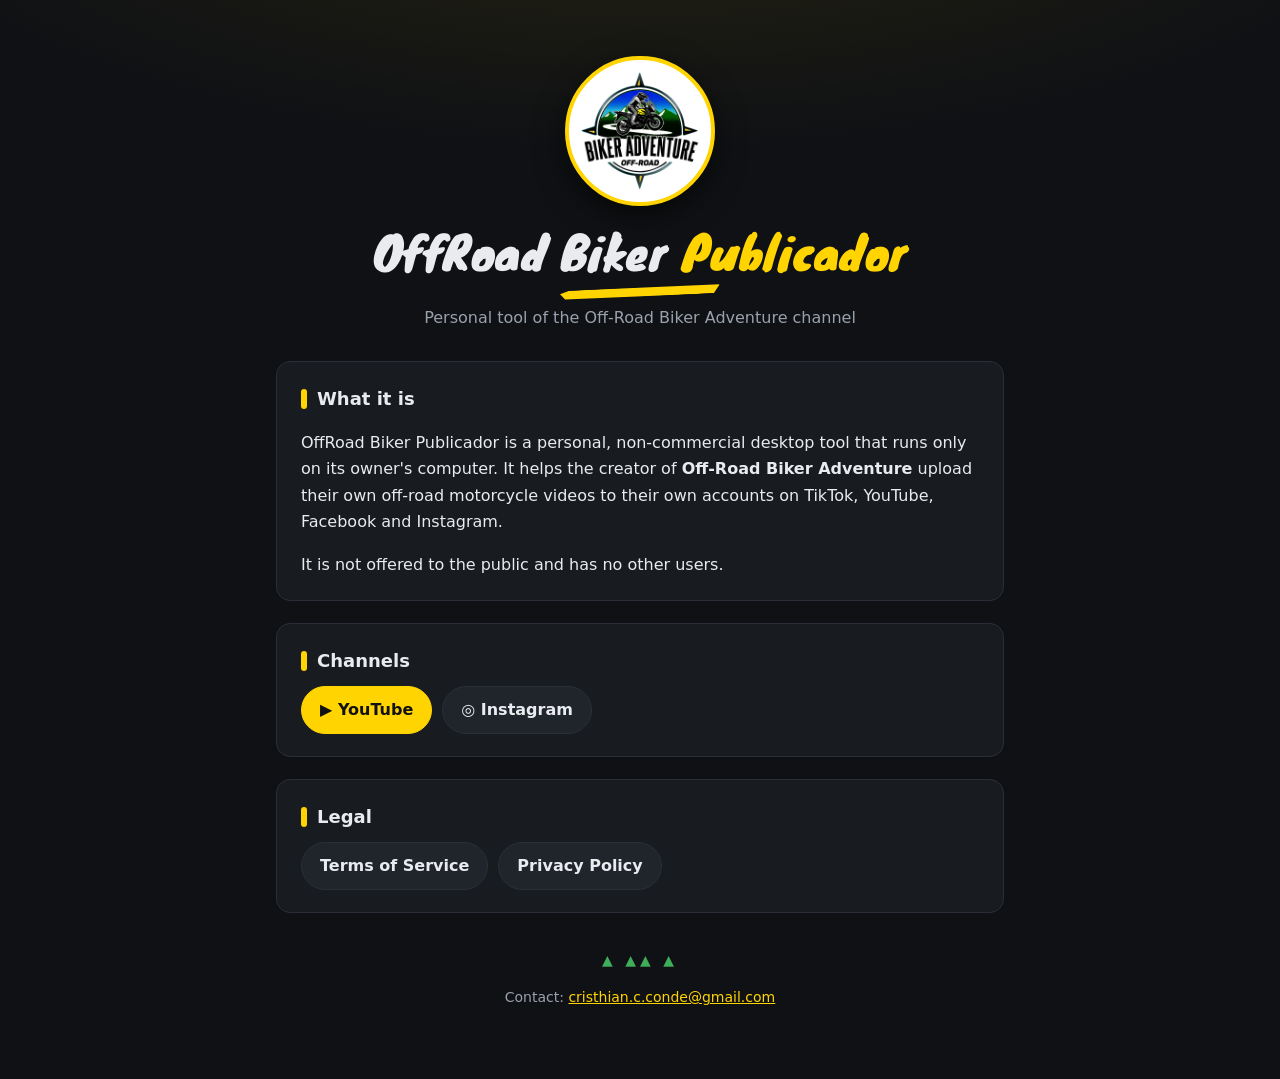
<file: index.html>
<!doctype html>
<html lang="en">
<head>
  <meta charset="utf-8">
  <meta name="viewport" content="width=device-width, initial-scale=1">
  <title>OffRoad Biker Publicador</title>
  <link rel="icon" href="logo.png">
  <link rel="preconnect" href="https://fonts.googleapis.com">
  <link rel="preconnect" href="https://fonts.gstatic.com" crossorigin>
  <link href="https://fonts.googleapis.com/css2?family=Knewave&display=swap" rel="stylesheet">
  <link rel="stylesheet" href="style.css">
</head>
<body>
  <main class="wrap">
    <header class="hero">
      <img src="logo.png" alt="Off-Road Biker Adventure logo">
      <h1>OffRoad Biker <span>Publicador</span></h1>
      <div class="stripe"></div>
      <p class="tagline">Personal tool of the Off-Road Biker Adventure channel</p>
    </header>

    <section class="card">
      <h2>What it is</h2>
      <p>OffRoad Biker Publicador is a personal, non-commercial desktop tool that runs only on its owner's
         computer. It helps the creator of <strong>Off-Road Biker Adventure</strong> upload their own
         off-road motorcycle videos to their own accounts on TikTok, YouTube, Facebook and Instagram.</p>
      <p>It is not offered to the public and has no other users.</p>
    </section>

    <section class="card">
      <h2>Channels</h2>
      <div class="buttons">
        <a class="btn primary" href="https://www.youtube.com/@off-roadbikeradventure8026">▶ YouTube</a>
        <a class="btn" href="https://www.instagram.com/off_road_biker_adventure/">◎ Instagram</a>
      </div>
    </section>

    <section class="card">
      <h2>Legal</h2>
      <div class="buttons">
        <a class="btn" href="terms.html">Terms of Service</a>
        <a class="btn" href="privacy.html">Privacy Policy</a>
      </div>
    </section>

    <footer>
      <div class="mountains">▲ ▲▲ ▲</div>
      <p>Contact: <a href="mailto:cristhian.c.conde@gmail.com">cristhian.c.conde@gmail.com</a></p>
    </footer>
  </main>
</body>
</html>
</file>
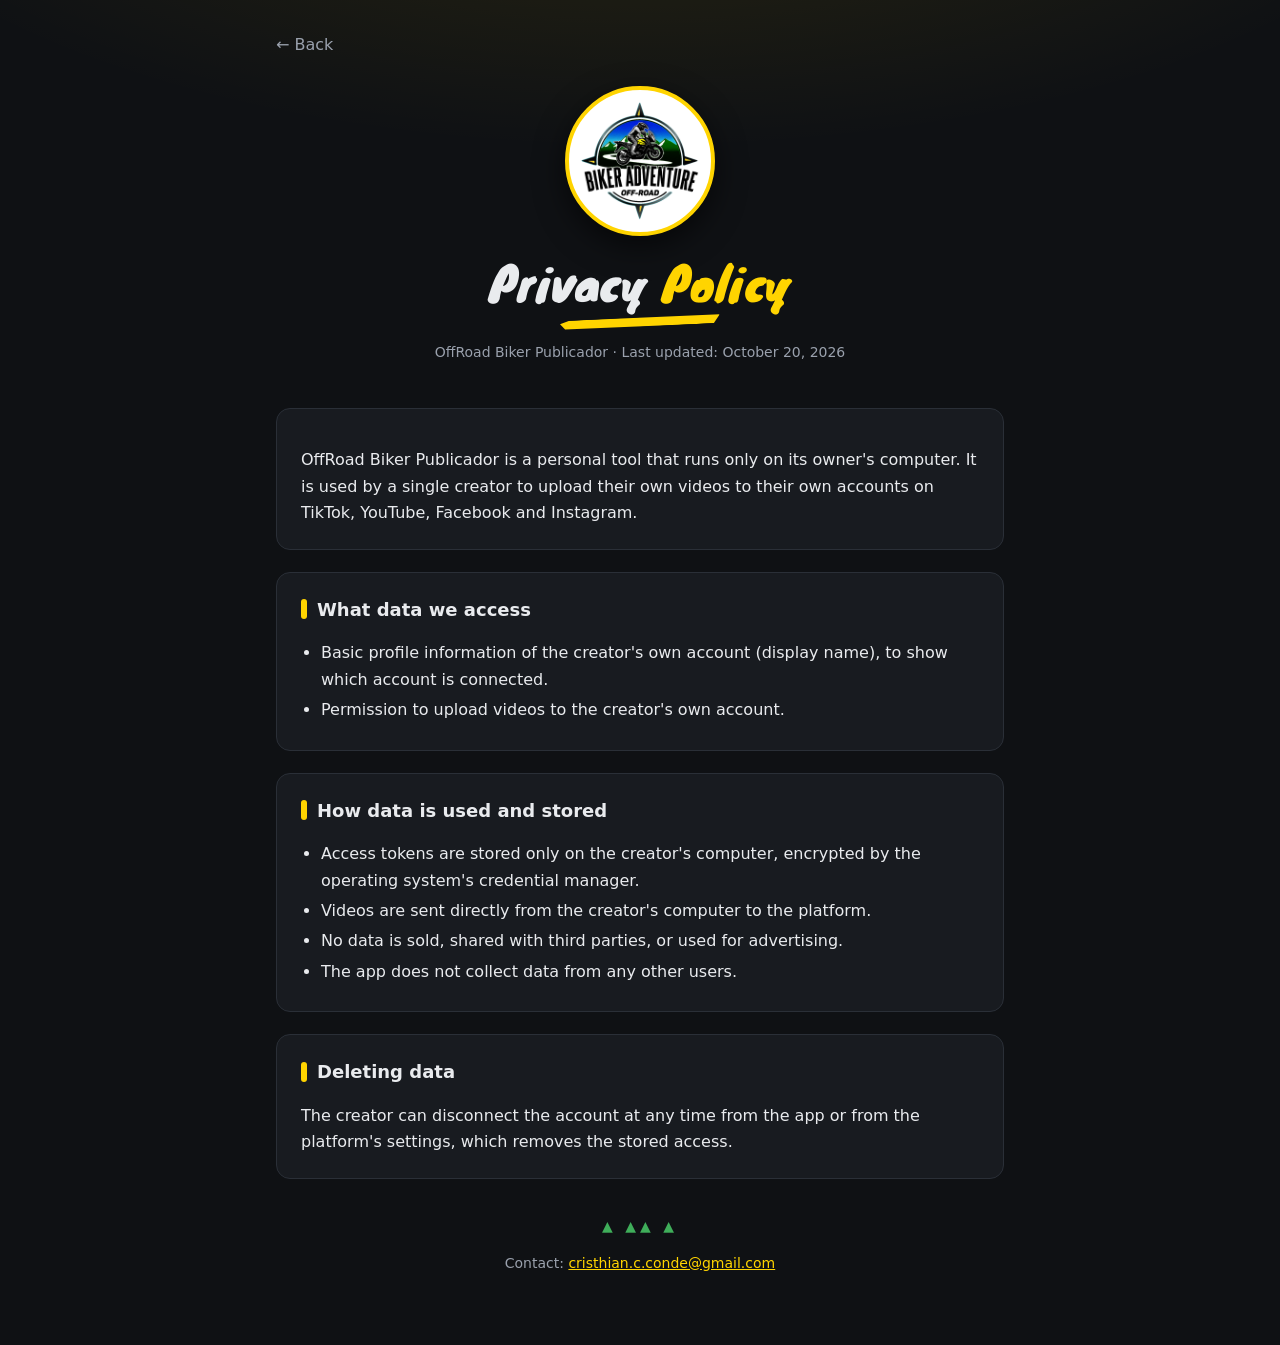
<file: privacy.html>
<!doctype html>
<html lang="en">
<head>
  <meta charset="utf-8">
  <meta name="viewport" content="width=device-width, initial-scale=1">
  <title>Privacy Policy – OffRoad Biker Publicador</title>
  <link rel="icon" href="logo.png">
  <link rel="preconnect" href="https://fonts.googleapis.com">
  <link rel="preconnect" href="https://fonts.gstatic.com" crossorigin>
  <link href="https://fonts.googleapis.com/css2?family=Knewave&display=swap" rel="stylesheet">
  <link rel="stylesheet" href="style.css">
</head>
<body>
  <main class="wrap">
    <a class="back" href="index.html">← Back</a>
    <header class="hero">
      <img src="logo.png" alt="Off-Road Biker Adventure logo">
      <h1>Privacy <span>Policy</span></h1>
      <div class="stripe"></div>
      <p class="updated">OffRoad Biker Publicador · Last updated: October 20, 2026</p>
    </header>

    <section class="card">
      <p>OffRoad Biker Publicador is a personal tool that runs only on its owner's computer. It is used by a
         single creator to upload their own videos to their own accounts on TikTok, YouTube, Facebook and
         Instagram.</p>
    </section>

    <section class="card">
      <h2>What data we access</h2>
      <ul>
        <li>Basic profile information of the creator's own account (display name), to show which account is connected.</li>
        <li>Permission to upload videos to the creator's own account.</li>
      </ul>
    </section>

    <section class="card">
      <h2>How data is used and stored</h2>
      <ul>
        <li>Access tokens are stored only on the creator's computer, encrypted by the operating system's credential manager.</li>
        <li>Videos are sent directly from the creator's computer to the platform.</li>
        <li>No data is sold, shared with third parties, or used for advertising.</li>
        <li>The app does not collect data from any other users.</li>
      </ul>
    </section>

    <section class="card">
      <h2>Deleting data</h2>
      <p>The creator can disconnect the account at any time from the app or from the platform's settings,
         which removes the stored access.</p>
    </section>

    <footer>
      <div class="mountains">▲ ▲▲ ▲</div>
      <p>Contact: <a href="mailto:cristhian.c.conde@gmail.com">cristhian.c.conde@gmail.com</a></p>
    </footer>
  </main>
</body>
</html>
</file>
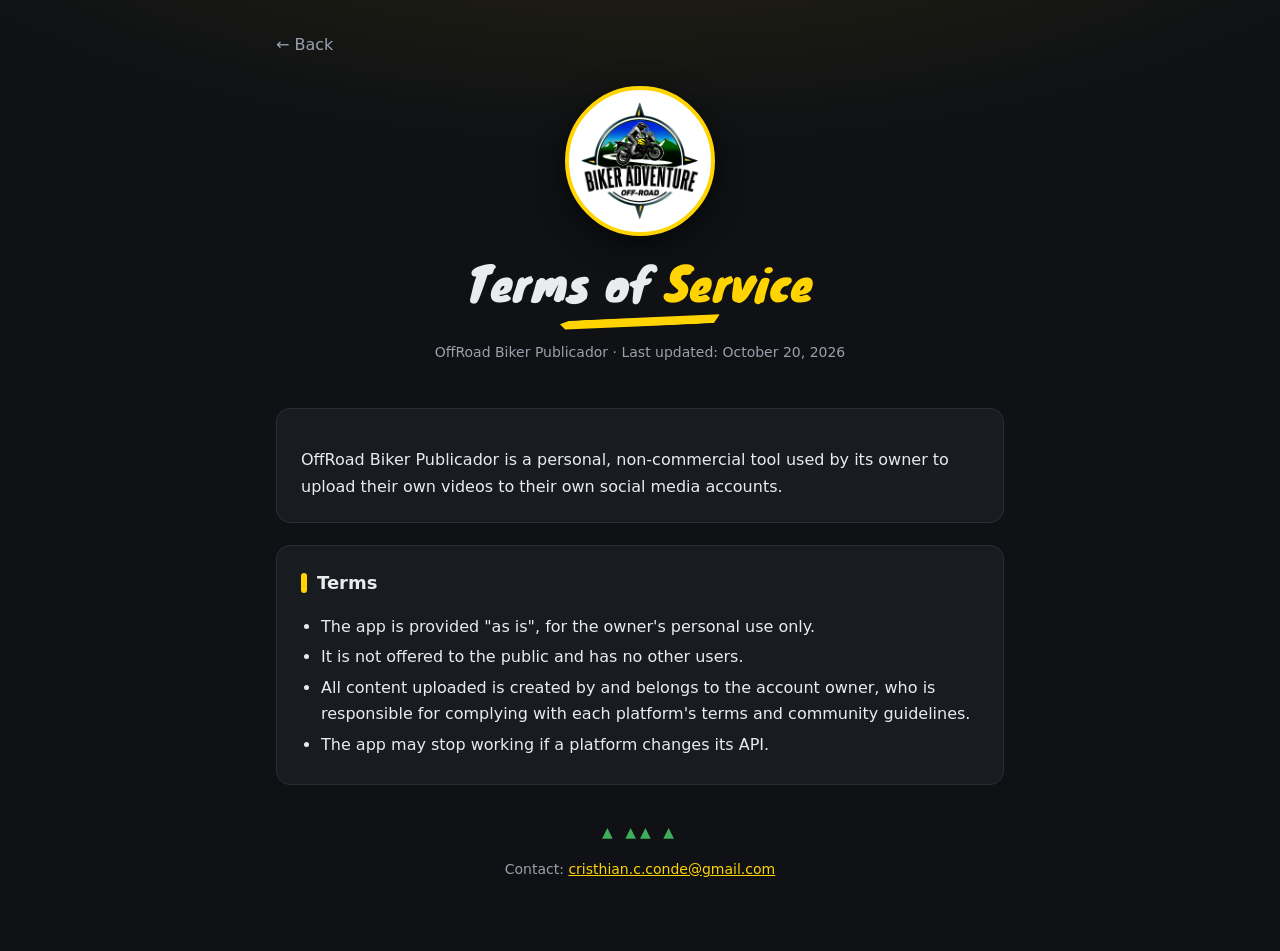
<file: terms.html>
<!doctype html>
<html lang="en">
<head>
  <meta charset="utf-8">
  <meta name="viewport" content="width=device-width, initial-scale=1">
  <title>Terms of Service – OffRoad Biker Publicador</title>
  <link rel="icon" href="logo.png">
  <link rel="preconnect" href="https://fonts.googleapis.com">
  <link rel="preconnect" href="https://fonts.gstatic.com" crossorigin>
  <link href="https://fonts.googleapis.com/css2?family=Knewave&display=swap" rel="stylesheet">
  <link rel="stylesheet" href="style.css">
</head>
<body>
  <main class="wrap">
    <a class="back" href="index.html">← Back</a>
    <header class="hero">
      <img src="logo.png" alt="Off-Road Biker Adventure logo">
      <h1>Terms of <span>Service</span></h1>
      <div class="stripe"></div>
      <p class="updated">OffRoad Biker Publicador · Last updated: October 20, 2026</p>
    </header>

    <section class="card">
      <p>OffRoad Biker Publicador is a personal, non-commercial tool used by its owner to upload their own
         videos to their own social media accounts.</p>
    </section>

    <section class="card">
      <h2>Terms</h2>
      <ul>
        <li>The app is provided "as is", for the owner's personal use only.</li>
        <li>It is not offered to the public and has no other users.</li>
        <li>All content uploaded is created by and belongs to the account owner, who is responsible for
            complying with each platform's terms and community guidelines.</li>
        <li>The app may stop working if a platform changes its API.</li>
      </ul>
    </section>

    <footer>
      <div class="mountains">▲ ▲▲ ▲</div>
      <p>Contact: <a href="mailto:cristhian.c.conde@gmail.com">cristhian.c.conde@gmail.com</a></p>
    </footer>
  </main>
</body>
</html>
</file>
<file: style.css>
/* Estilo de las páginas de OffRoad Biker Publicador: colores de la marca (negro, amarillo, verde montaña) */
:root {
  --bg: #0f1114;
  --surface: #181b20;
  --border: #2a2f37;
  --text: #e9ebee;
  --muted: #9aa1ad;
  --yellow: #ffd400;
  --green: #3fae5a;
}

* { box-sizing: border-box; }

body {
  margin: 0;
  background:
    radial-gradient(1200px 500px at 50% -200px, rgba(255, 212, 0, 0.12), transparent 70%),
    var(--bg);
  color: var(--text);
  font: 16px/1.65 system-ui, 'Segoe UI', sans-serif;
}

.wrap { max-width: 760px; margin: 0 auto; padding: 32px 16px 56px; }

/* Encabezado con logo y franja tipo brochazo */
.hero { text-align: center; padding: 24px 0 8px; }
/* Insignia blanca detrás del logo: su texto es negro y no se leería sobre el fondo oscuro */
.hero img {
  width: 150px; height: 150px; padding: 10px;
  background: #ffffff; border-radius: 50%;
  border: 4px solid var(--yellow);
  box-shadow: 0 10px 30px rgba(0, 0, 0, 0.6);
}
.hero h1 {
  font-family: 'Knewave', system-ui, sans-serif;
  font-weight: 400;
  font-size: clamp(30px, 6vw, 46px);
  line-height: 1.1;
  margin: 12px 0 6px;
  letter-spacing: 0.5px;
}
.hero h1 span { color: var(--yellow); }
.stripe {
  width: 160px; height: 10px; margin: 10px auto 0;
  background: var(--yellow);
  border-radius: 2px;
  transform: rotate(-3deg);
  clip-path: polygon(0 30%, 6% 0, 100% 15%, 96% 100%, 3% 85%);
}
.tagline { color: var(--muted); margin: 8px 0 0; }

/* Tarjetas */
.card {
  background: var(--surface);
  border: 1px solid var(--border);
  border-radius: 14px;
  padding: 22px 24px;
  margin-top: 22px;
}
.card h2 {
  margin: 0 0 10px;
  font-size: 18px;
  display: flex; align-items: center; gap: 10px;
}
.card h2::before {
  content: ''; width: 6px; height: 20px; border-radius: 3px; background: var(--yellow);
}
.card p:last-child, .card ul:last-child { margin-bottom: 0; }
.card ul { padding-left: 20px; }
.card li { margin: 4px 0; }

/* Botones de canales y enlaces */
.buttons { display: flex; flex-wrap: wrap; gap: 10px; }
.btn {
  display: inline-flex; align-items: center; gap: 8px;
  padding: 10px 18px;
  border-radius: 999px;
  border: 1px solid var(--border);
  background: #20242b;
  color: var(--text);
  text-decoration: none;
  font-weight: 600;
  transition: border-color 0.15s, transform 0.15s;
}
.btn:hover { border-color: var(--yellow); transform: translateY(-1px); }
.btn.primary { background: var(--yellow); border-color: var(--yellow); color: #111; }

a { color: var(--yellow); }
.back { display: inline-block; margin-bottom: 4px; color: var(--muted); text-decoration: none; }
.back:hover { color: var(--yellow); }
.updated { color: var(--muted); font-size: 14px; }

footer { text-align: center; color: var(--muted); font-size: 14px; margin-top: 36px; }
footer .mountains { color: var(--green); letter-spacing: 4px; }
</file>
